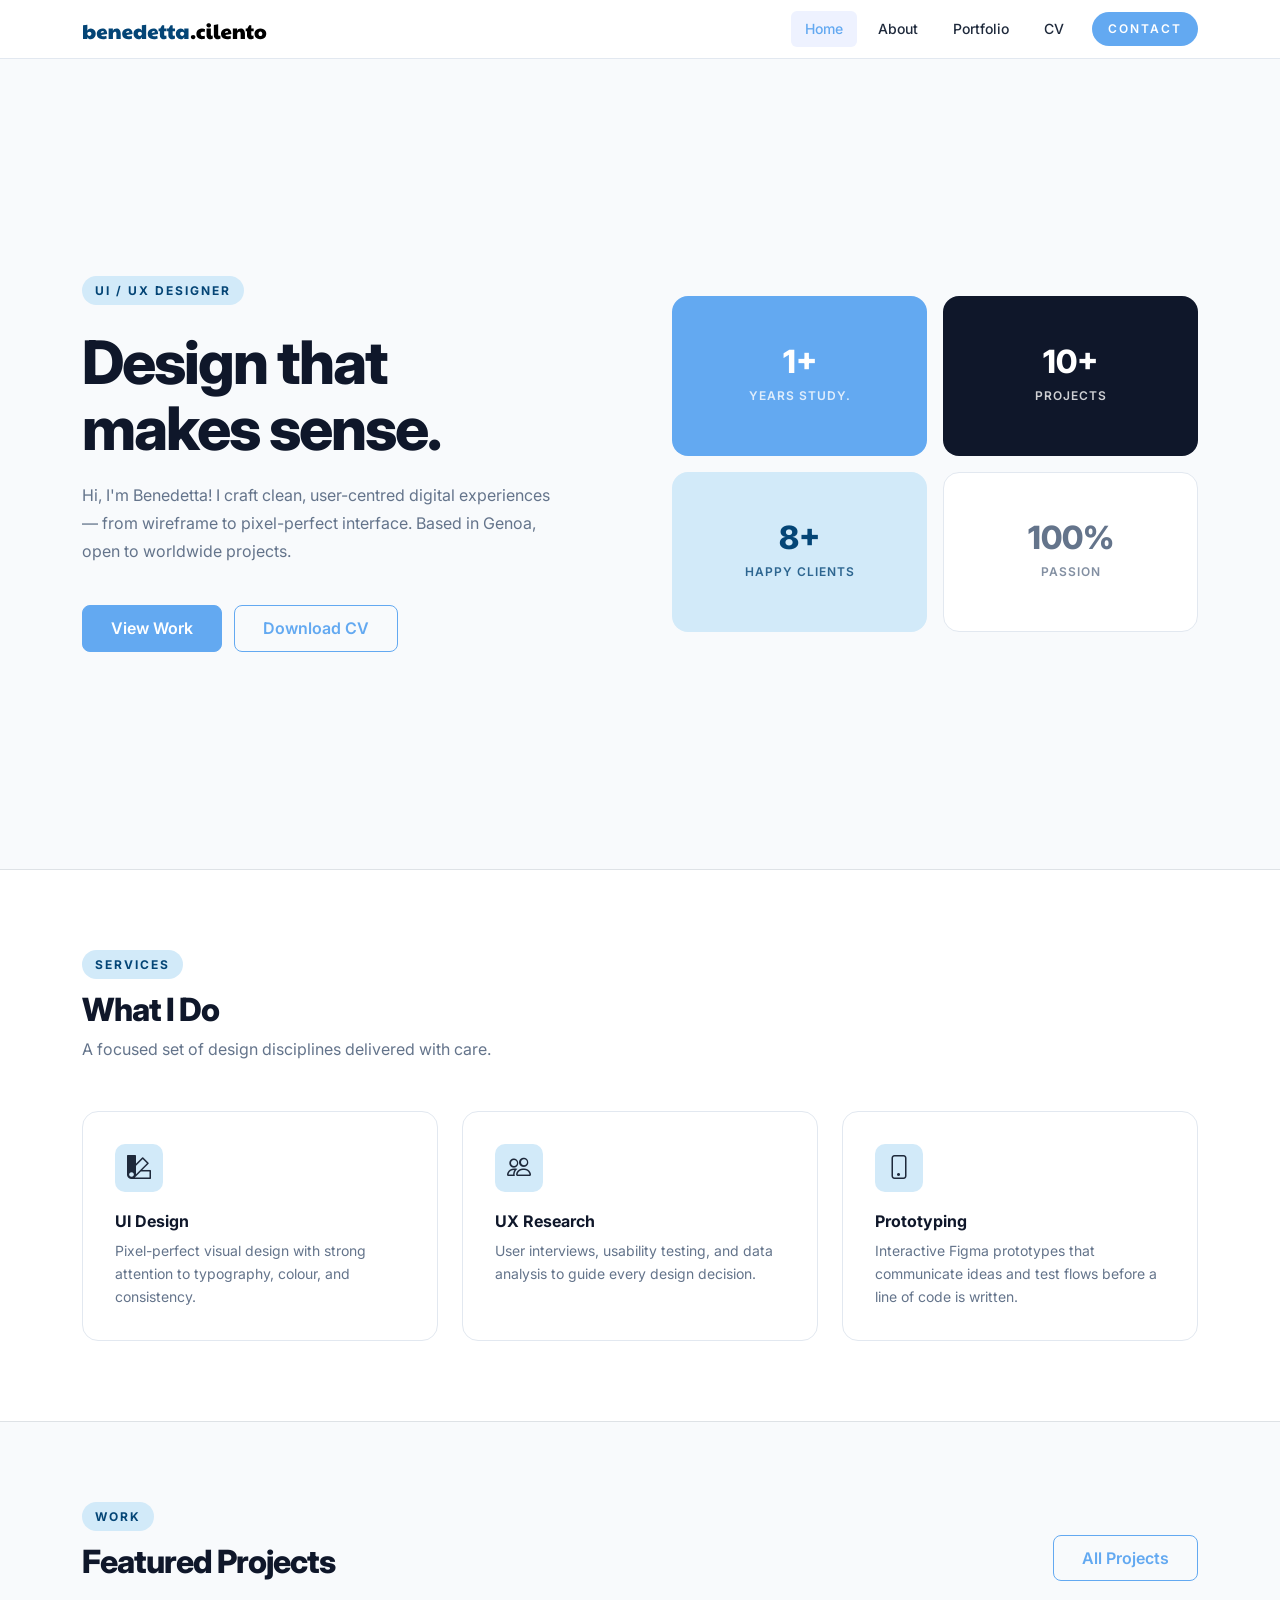
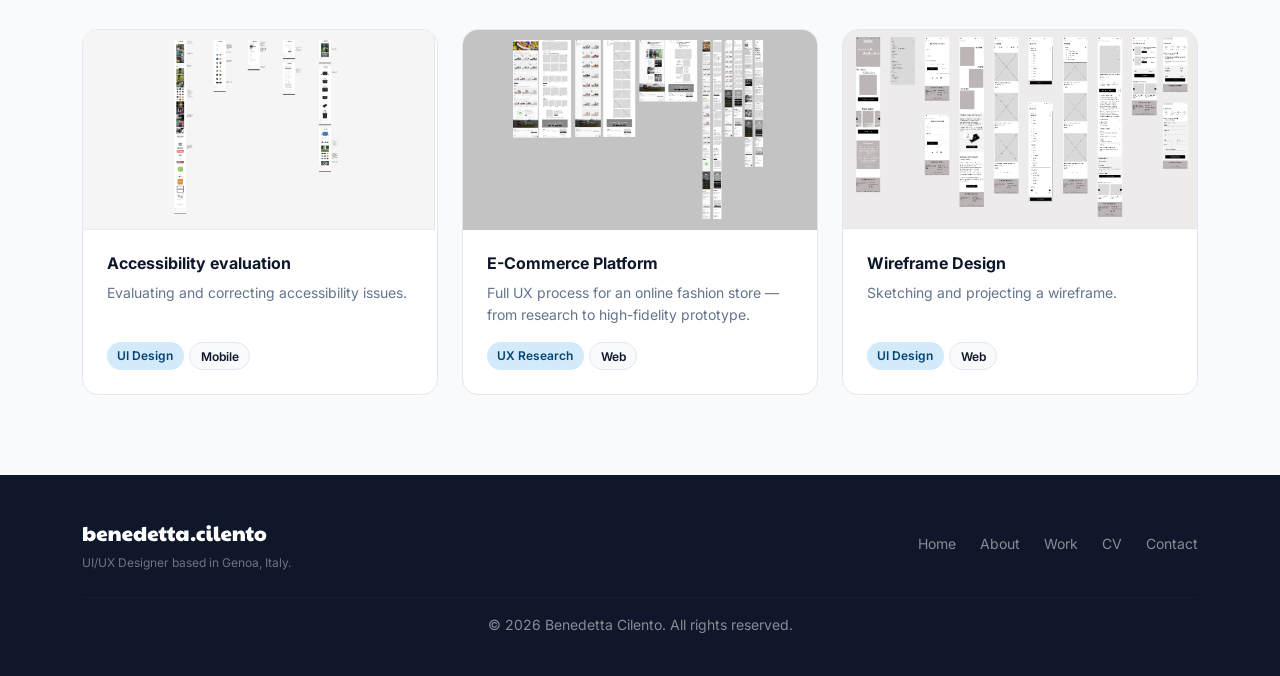
<file: index.html>
<!DOCTYPE html>
<html lang="en">
<head>
    <meta charset="UTF-8">
    <meta name="viewport" content="width=device-width, initial-scale=1.0">
    <title>Portfolio — UI/UX Designer</title>
    <link rel="icon" type="image/svg+xml" href="favicon.svg">
    <link rel="preconnect" href="https://fonts.googleapis.com">
    <link href="https://fonts.googleapis.com/css2?family=Inter:wght@400;500;600;700;800&display=swap" rel="stylesheet">
    <link href="https://cdn.jsdelivr.net/npm/bootstrap@5.3.0/dist/css/bootstrap.min.css" rel="stylesheet">
    <link rel="stylesheet" href="https://cdn.jsdelivr.net/npm/bootstrap-icons@1.11.0/font/bootstrap-icons.css">
    <link rel="stylesheet" href="styles.css">
</head>
<body>

    <nav class="navbar navbar-expand-lg sticky-top">
        <div class="container">
            <a class="navbar-brand" href="index.html">
                <img src="imgs/Logo.svg" alt="Logo" style="width: 185px;">
            </a>
            <button class="navbar-toggler border-0" type="button" data-bs-toggle="collapse" data-bs-target="#navbarNav" aria-controls="navbarNav" aria-expanded="false" aria-label="Toggle navigation">
                <span class="navbar-toggler-icon"></span>
            </button>
            <div class="collapse navbar-collapse" id="navbarNav">
                <ul class="navbar-nav ms-auto align-items-lg-center gap-1">
                    <li class="nav-item"><a class="nav-link active" href="index.html">Home</a></li>
                    <li class="nav-item"><a class="nav-link" href="about.html">About</a></li>
                    <li class="nav-item"><a class="nav-link" href="portfolio.html">Portfolio</a></li>
                    <li class="nav-item"><a class="nav-link" href="cv.html">CV</a></li>
                    <li class="nav-item ms-lg-2">
                        <a class="btn-nav" href="contact.html">Contact</a>
                    </li>
                </ul>
            </div>
        </div>
    </nav>

    <section class="hero-section">
        <div class="container">
            <div class="hero-inner">
                <div>
                    <span class="hero-label">UI / UX Designer</span>
                    <h1>Design that<br>makes sense.</h1>
                    <p class="hero-desc">
                        Hi, I'm Benedetta! I craft clean, user-centred digital experiences — from wireframe 
                        to pixel-perfect interface. Based in Genoa, open to worldwide projects.
                    </p>
                    <div class="hero-btns">
                        <a href="portfolio.html" class="btn btn-primary">View Work</a>
                        <a href="cv.html" class="btn btn-outline-primary">Download CV</a>
                    </div>
                </div>

                <div class="hero-visual">
                    <div class="vis-card">
                        <span class="vis-number">1+</span>
                        <span class="vis-label">Years Study.</span>
                    </div>
                    <div class="vis-card">
                        <span class="vis-number">10+</span>
                        <span class="vis-label">Projects</span>
                    </div>
                    <div class="vis-card">
                        <span class="vis-number">8+</span>
                        <span class="vis-label">Happy Clients</span>
                    </div>
                    <div class="vis-card">
                        <span class="vis-number">100%</span>
                        <span class="vis-label">Passion</span>
                    </div>
                </div>
            </div>
        </div>
    </section>

    <section class="section-pad border-top">
        <div class="container">
            <div class="mb-5">
                <span class="section-label">Services</span>
                <h2 class="section-title">What I Do</h2>
                <p class="section-desc">A focused set of design disciplines delivered with care.</p>
            </div>
            <div class="services-grid">
                <div class="service-card">
                    <div class="service-icon"><i class="bi bi-palette2"></i></div>
                    <h4>UI Design</h4>
                    <p>Pixel-perfect visual design with strong attention to typography, colour, and consistency.</p>
                </div>
                <div class="service-card">
                    <div class="service-icon"><i class="bi bi-people"></i></div>
                    <h4>UX Research</h4>
                    <p>User interviews, usability testing, and data analysis to guide every design decision.</p>
                </div>
                <div class="service-card">
                    <div class="service-icon"><i class="bi bi-phone"></i></div>
                    <h4>Prototyping</h4>
                    <p>Interactive Figma prototypes that communicate ideas and test flows before a line of code is written.</p>
                </div>
            </div>
        </div>
    </section>

    <section class="section-pad border-top" style="background:#f8fafc">
        <div class="container">
            <div class="d-flex justify-content-between align-items-end mb-5">
                <div>
                    <span class="section-label">Work</span>
                    <h2 class="section-title mb-0">Featured Projects</h2>
                </div>
                <a href="portfolio.html" class="btn btn-outline-primary">All Projects</a>
            </div>
            <div class="projects-grid">
                <div class="project-card">
                    <div class="project-thumb" style="background:#e0e7ff">
                        <img src="imgs/Accessibilita.png" alt="Project 1" style="width:100%; height:100%; object-fit:cover;">
                    </div>
                    <div class="card-body">
                        <h4 class="card-title">Accessibility evaluation</h4>
                        <p class="card-text">Evaluating and correcting accessibility issues.</p>
                        <div class="card-tags">
                            <span class="tag">UI Design</span>
                            <span class="tag tag-dark">Mobile</span>
                        </div>
                    </div>
                </div>
                <div class="project-card">
                    <div class="project-thumb" style="background:#fef3e8">
                        <img src="imgs/E-commerce.png" alt="Project 2" style="width:100%; height:100%; object-fit:cover;">
                    </div>
                    <div class="card-body">
                        <h4 class="card-title">E-Commerce Platform</h4>
                        <p class="card-text">Full UX process for an online fashion store — from research to high-fidelity prototype.</p>
                        <div class="card-tags">
                            <span class="tag">UX Research</span>
                            <span class="tag tag-dark">Web</span>
                        </div>
                    </div>
                </div>
                <div class="project-card">
                    <div class="project-thumb" style="background:#f0fdf4">
                        <img src="imgs/Wireframing.png" alt="Project 3" style="width:100%; height:100%; object-fit:cover;">
                    </div>
                    <div class="card-body">
                        <h4 class="card-title">Wireframe Design</h4>
                        <p class="card-text">Sketching and projecting a wireframe.</p>
                        <div class="card-tags">
                            <span class="tag">UI Design</span>
                            <span class="tag tag-dark">Web</span>
                        </div>
                    </div>
                </div>
            </div>
        </div>
    </section>

    <footer>
        <div class="container">
            <div class="row align-items-center">
                <div class="col-sm-6">
                    <span class="footer-brand">
                        <img src="imgs/Logo-white.svg" alt="Logo" style="width: 185px;">
                    </span>
                    <p class="footer-desc">UI/UX Designer based in Genoa, Italy.</p>
                </div>
                <div class="col-sm-6">
                    <div class="footer-links">
                        <a href="index.html">Home</a>
                        <a href="about.html">About</a>
                        <a href="portfolio.html">Work</a>
                        <a href="cv.html">CV</a>
                        <a href="contact.html">Contact</a>
                    </div>
                </div>
            </div>
            <hr style="border-color: rgba(255,255,255,0.1); margin: 1.5rem 0 1rem;">
            <p style="font-size:0.875rem; text-align:center; margin:0;">&copy; 2026 Benedetta Cilento. All rights reserved.</p>
        </div>
    </footer>

    <script src="https://cdn.jsdelivr.net/npm/bootstrap@5.3.0/dist/js/bootstrap.bundle.min.js"></script>
</body>
</html>
</file>
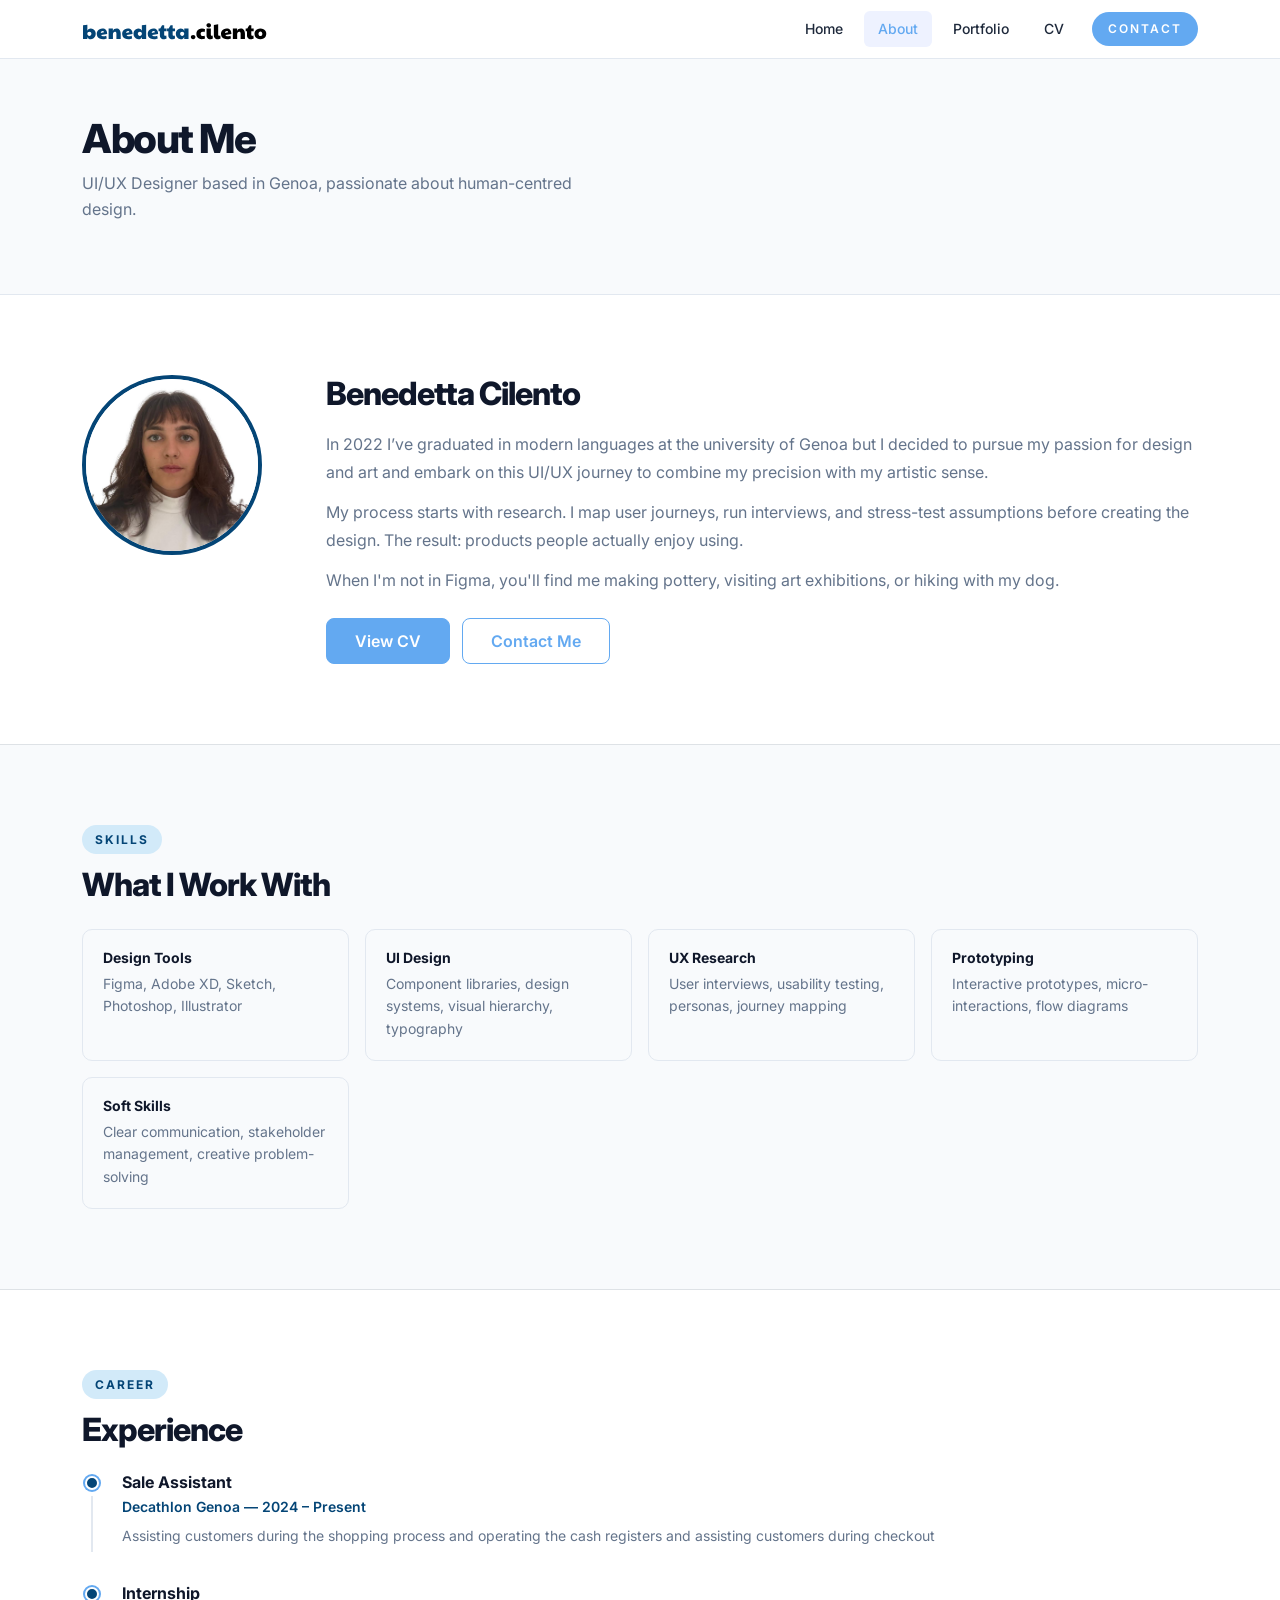
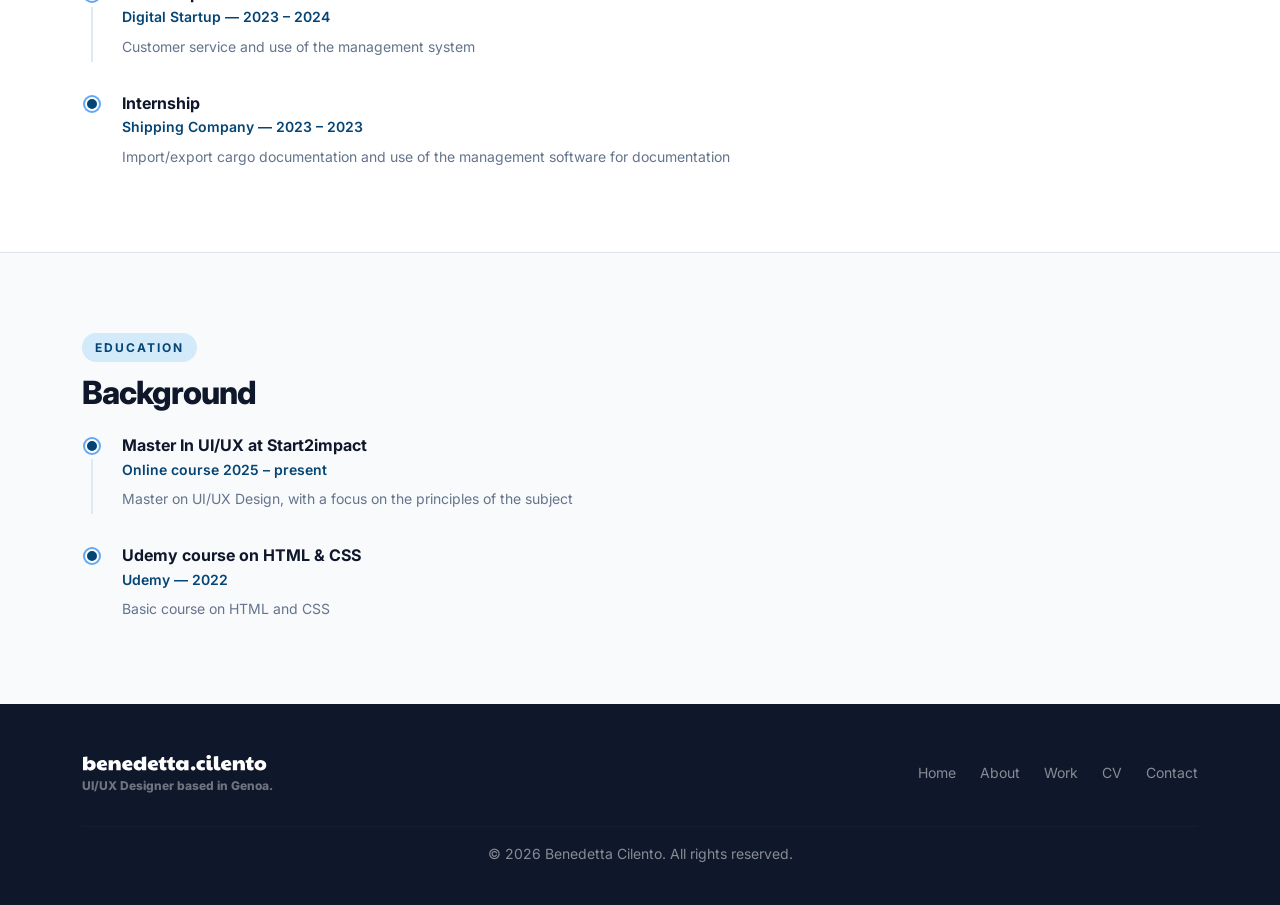
<file: about.html>
<!DOCTYPE html>
<html lang="en">

<head>
    <meta charset="UTF-8">
    <meta name="viewport" content="width=device-width, initial-scale=1.0">
    <title>About — Benedetta Cilento</title>
    <link rel="icon" type="image/svg+xml" href="favicon.svg">
    <link rel="preconnect" href="https://fonts.googleapis.com">
    <link href="https://fonts.googleapis.com/css2?family=Inter:wght@400;500;600;700;800&display=swap" rel="stylesheet">
    <link href="https://cdn.jsdelivr.net/npm/bootstrap@5.3.0/dist/css/bootstrap.min.css" rel="stylesheet">
    <link rel="stylesheet" href="https://cdn.jsdelivr.net/npm/bootstrap-icons@1.11.0/font/bootstrap-icons.css">
    <link rel="stylesheet" href="styles.css">
</head>

<body>

    <nav class="navbar navbar-expand-lg sticky-top">
        <div class="container">
            <a class="navbar-brand" href="index.html">
                <img src="imgs/Logo.svg" alt="Logo" style="width: 185px;">
            </a>
            <button class="navbar-toggler border-0" type="button" data-bs-toggle="collapse" data-bs-target="#navbarNav"
                aria-controls="navbarNav" aria-expanded="false" aria-label="Toggle navigation">
                <span class="navbar-toggler-icon"></span>
            </button>
            <div class="collapse navbar-collapse" id="navbarNav">
                <ul class="navbar-nav ms-auto align-items-lg-center gap-1">
                    <li class="nav-item"><a class="nav-link" href="index.html">Home</a></li>
                    <li class="nav-item"><a class="nav-link active" href="about.html">About</a></li>
                    <li class="nav-item"><a class="nav-link" href="portfolio.html">Portfolio</a></li>
                    <li class="nav-item"><a class="nav-link" href="cv.html">CV</a></li>
                    <li class="nav-item ms-lg-2">
                        <a class="btn-nav" href="contact.html">Contact</a>
                    </li>
                </ul>
            </div>
        </div>
    </nav>

    <div class="page-header">
        <div class="container">
            <h1>About Me</h1>
            <p>UI/UX Designer based in Genoa, passionate about human-centred design.</p>
        </div>
    </div>

    <section class="section-pad border-bottom">
        <div class="container">
            <div class="about-flex">
                <div class="about-photo">
                    <img src="imgs/49400.JPG" alt="Benedetta Cilento">
                </div>
                <div class="about-bio">
                    <h2>Benedetta Cilento</h2>
                    <p>
                        In 2022 I’ve graduated in modern languages at the university of Genoa but I decided to pursue my
                        passion for design and art and embark on this UI/UX journey to combine my precision with my
                        artistic sense.
                    </p>
                    <p>
                        My process starts with research. I map user journeys, run interviews, and stress-test
                        assumptions before creating the design. The result: products people actually enjoy using.
                    </p>
                    <p>
                        When I'm not in Figma, you'll find me making pottery,
                        visiting art exhibitions, or hiking with my dog.
                    </p>
                    <div style="margin-top:1.5rem">
                        <a href="cv.html" class="btn btn-primary me-2">View CV</a>
                        <a href="contact.html" class="btn btn-outline-primary">Contact Me</a>
                    </div>
                </div>
            </div>
        </div>
    </section>

    <section class="section-pad border-bottom" style="background:#f8fafc">
        <div class="container">
            <div class="mb-4">
                <span class="section-label">Skills</span>
                <h2 class="section-title">What I Work With</h2>
            </div>
            <div class="skills-grid">
                <div class="skill-card">
                    <h4>Design Tools</h4>
                    <p>Figma, Adobe XD, Sketch, Photoshop, Illustrator</p>
                </div>
                <div class="skill-card">
                    <h4>UI Design</h4>
                    <p>Component libraries, design systems, visual hierarchy, typography</p>
                </div>
                <div class="skill-card">
                    <h4>UX Research</h4>
                    <p>User interviews, usability testing, personas, journey mapping</p>
                </div>
                <div class="skill-card">
                    <h4>Prototyping</h4>
                    <p>Interactive prototypes, micro-interactions, flow diagrams</p>
                </div>

                <div class="skill-card">
                    <h4>Soft Skills</h4>
                    <p>Clear communication, stakeholder management, creative problem-solving</p>
                </div>
            </div>
        </div>
    </section>

    <section class="section-pad border-bottom">
        <div class="container">
            <div class="mb-4">
                <span class="section-label">Career</span>
                <h2 class="section-title">Experience</h2>
            </div>
            <div class="timeline">
                <div class="timeline-item">
                    <div class="tl-line">
                        <div class="dot"></div>
                        <div class="line"></div>
                    </div>
                    <div class="tl-content">
                        <h4>Sale Assistant</h4>
                        <p class="tl-meta">Decathlon Genoa &mdash; 2024 &ndash; Present</p>
                        <p>Assisting customers during the shopping process and operating the cash registers and
                            assisting customers during checkout</p>
                    </div>
                </div>
                <div class="timeline-item">
                    <div class="tl-line">
                        <div class="dot"></div>
                        <div class="line"></div>
                    </div>
                    <div class="tl-content">
                        <h4>Internship</h4>
                        <p class="tl-meta">Digital Startup &mdash; 2023 &ndash; 2024</p>
                        <p>Customer service and use of the management system</p>
                    </div>
                </div>
                <div class="timeline-item">
                    <div class="tl-line">
                        <div class="dot"></div>
                        <div class="line"></div>
                    </div>
                    <div class="tl-content">
                        <h4>Internship</h4>
                        <p class="tl-meta">Shipping Company &mdash; 2023 &ndash; 2023</p>
                        <p>Import/export cargo documentation and use of the management software for documentation</p>
                    </div>
                </div>
            </div>
        </div>
    </section>

    <section class="section-pad" style="background:#f8fafc">
        <div class="container">
            <div class="mb-4">
                <span class="section-label">Education</span>
                <h2 class="section-title">Background</h2>
            </div>
            <div class="timeline">
                <div class="timeline-item">
                    <div class="tl-line" style="--tl-color:#e2e8f0">
                        <div class="dot" style="background:#044576; box-shadow:0 0 0 2px #63a9f1"></div>
                        <div class="line"></div>
                    </div>

                    <div class="tl-content">
                        <h4>Master In UI/UX at Start2impact</h4>
                        <p class="tl-meta" style="color:#044576">Online course 2025 &ndash; present</p>
                        <p>Master on UI/UX Design, with a focus on the principles of the subject</p>
                    </div>
                </div>
                <div class="timeline-item">
                    <div class="tl-line">
                        <div class="dot" style="background:#044576; box-shadow:0 0 0 2px #63a9f1"></div>
                        <div class="line"></div>
                    </div>
                    <div class="tl-content">
                        <h4>Udemy course on HTML & CSS</h4>
                        <p class="tl-meta" style="color:#044576">Udemy &mdash; 2022</p>
                        <p>Basic course on HTML and CSS</p>
                    </div>
                </div>
            </div>
        </div>
    </section>

    <footer>
        <div class="container">
            <div class="row align-items-center">
                <div class="col-sm-6">
                    <span class="footer-brand">
                        <img src="imgs/Logo-white.svg" alt="Logo" style="width: 185px;">

                        <p class="footer-desc">UI/UX Designer based in Genoa.</p>
                </div>
                <div class="col-sm-6">
                    <div class="footer-links">
                        <a href="index.html">Home</a>
                        <a href="about.html">About</a>
                        <a href="portfolio.html">Work</a>
                        <a href="cv.html">CV</a>
                        <a href="contact.html">Contact</a>
                    </div>
                </div>
            </div>
            <hr style="border-color: rgba(255,255,255,0.1); margin: 1.5rem 0 1rem;">
            <p style="font-size:0.875rem; text-align:center; margin:0;">&copy; 2026 Benedetta Cilento. All rights
                reserved.</p>
        </div>
    </footer>

    <script src="https://cdn.jsdelivr.net/npm/bootstrap@5.3.0/dist/js/bootstrap.bundle.min.js"></script>
</body>

</html>
</file>
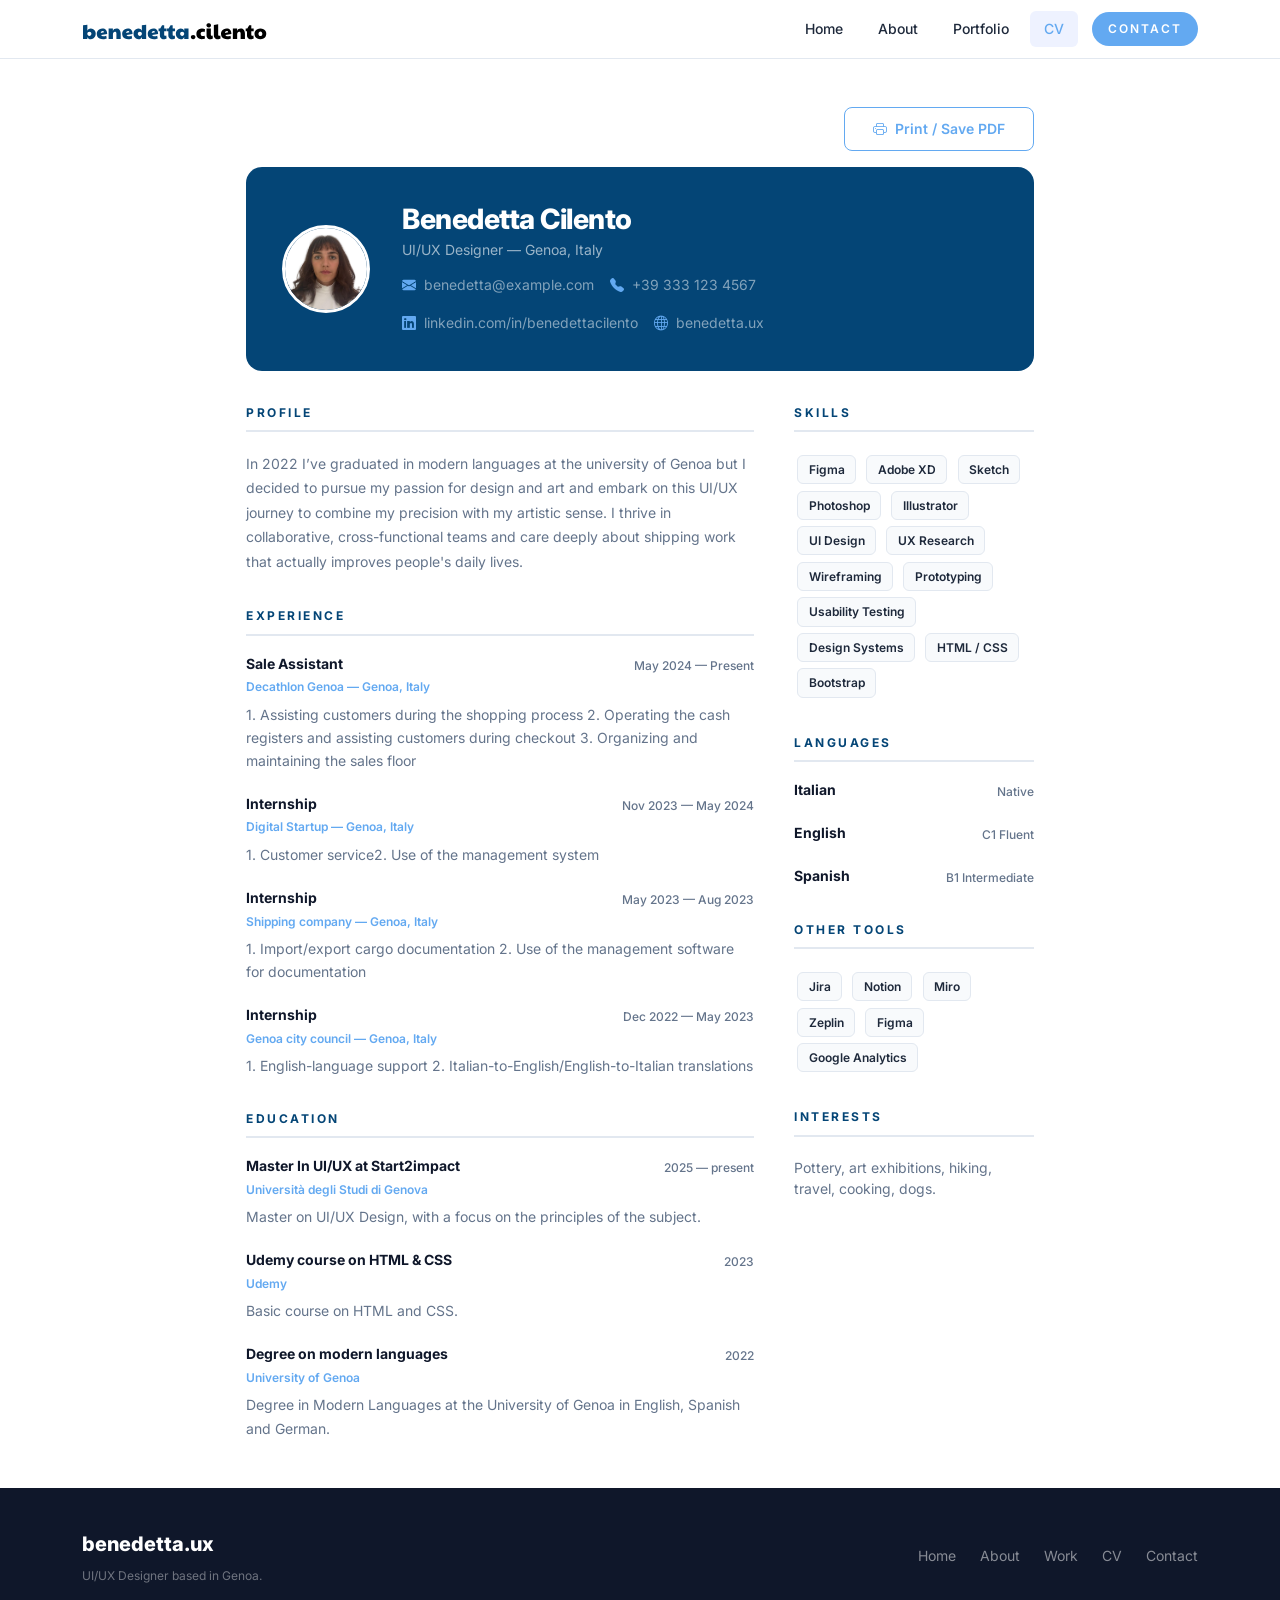
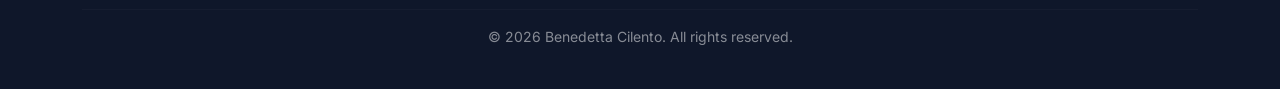
<file: cv.html>
<!doctype html>
<html lang="en">
  <head>
    <meta charset="UTF-8" />
    <meta name="viewport" content="width=device-width, initial-scale=1.0" />
    <title>CV &mdash; Benedetta Cilento</title>
    <link rel="icon" type="image/svg+xml" href="favicon.svg" />
    <link rel="preconnect" href="https://fonts.googleapis.com" />
    <link
      href="https://fonts.googleapis.com/css2?family=Inter:wght@400;500;600;700;800&display=swap"
      rel="stylesheet"
    />
    <link
      href="https://cdn.jsdelivr.net/npm/bootstrap@5.3.0/dist/css/bootstrap.min.css"
      rel="stylesheet"
    />
    <link
      rel="stylesheet"
      href="https://cdn.jsdelivr.net/npm/bootstrap-icons@1.11.0/font/bootstrap-icons.css"
    />
    <link rel="stylesheet" href="styles.css" />
  </head>

  <body>
    <nav class="navbar navbar-expand-lg sticky-top">
      <div class="container">
        <a class="navbar-brand" href="index.html">
          <img src="imgs/Logo.svg" alt="Logo" style="width: 185px" />
        </a>
        <button
          class="navbar-toggler border-0"
          type="button"
          data-bs-toggle="collapse"
          data-bs-target="#navbarNav"
          aria-controls="navbarNav"
          aria-expanded="false"
          aria-label="Toggle navigation"
        >
          <span class="navbar-toggler-icon"></span>
        </button>
        <div class="collapse navbar-collapse" id="navbarNav">
          <ul class="navbar-nav ms-auto align-items-lg-center gap-1">
            <li class="nav-item">
              <a class="nav-link" href="index.html">Home</a>
            </li>
            <li class="nav-item">
              <a class="nav-link" href="about.html">About</a>
            </li>
            <li class="nav-item">
              <a class="nav-link" href="portfolio.html">Portfolio</a>
            </li>
            <li class="nav-item">
              <a class="nav-link active" href="cv.html">CV</a>
            </li>
            <li class="nav-item ms-lg-2">
              <a class="btn-nav" href="contact.html">Contact</a>
            </li>
          </ul>
        </div>
      </div>
    </nav>

    <div class="cv-wrapper">
      <div class="cv-print-btn d-flex justify-content-end mb-3">
        <button onclick="window.print()" class="btn btn-outline-primary btn-sm">
          <i class="bi bi-printer me-1"></i> Print / Save PDF
        </button>
      </div>

      <div class="cv-header">
        <div class="cv-avatar">
          <img src="imgs/49400.JPG" alt="Benedetta Cilento" />
        </div>
        <div>
          <h1>Benedetta Cilento</h1>
          <p class="cv-role">UI/UX Designer &mdash; Genoa, Italy</p>
          <div class="cv-contacts">
            <span
              ><i class="bi bi-envelope-fill"></i> benedetta@example.com</span
            >
            <span><i class="bi bi-telephone-fill"></i> +39 333 123 4567</span>
            <span
              ><i class="bi bi-linkedin"></i>
              linkedin.com/in/benedettacilento</span
            >
            <span><i class="bi bi-globe"></i> benedetta.ux</span>
          </div>
        </div>
      </div>

      <div class="cv-body">
        <div>
          <div class="cv-section">
            <p class="cv-section-title">Profile</p>
            <p style="font-size: 0.875rem; color: #64748b; line-height: 1.75">
              In 2022 I’ve graduated in modern languages at the university of
              Genoa but I decided to pursue my passion for design and art and
              embark on this UI/UX journey to combine my precision with my
              artistic sense. I thrive in collaborative, cross-functional teams
              and care deeply about shipping work that actually improves
              people's daily lives.
            </p>
          </div>

          <div class="cv-section">
            <p class="cv-section-title">Experience</p>

            <div class="cv-item">
              <div class="cv-item-header">
                <h4>Sale Assistant</h4>
                <span class="cv-date">May 2024 &mdash; Present</span>
              </div>
              <p class="cv-company">Decathlon Genoa &mdash; Genoa, Italy</p>
              <p>
                1. Assisting customers during the shopping process 2. Operating
                the cash registers and assisting customers during checkout 3.
                Organizing and maintaining the sales floor
              </p>
            </div>

            <div class="cv-item">
              <div class="cv-item-header">
                <h4>Internship</h4>
                <span class="cv-date">Nov 2023 &mdash; May 2024</span>
              </div>
              <p class="cv-company">Digital Startup &mdash; Genoa, Italy</p>
              <p>1. Customer service2. Use of the management system</p>
            </div>

            <div class="cv-item">
              <div class="cv-item-header">
                <h4>Internship</h4>
                <span class="cv-date">May 2023 &mdash; Aug 2023</span>
              </div>
              <p class="cv-company">Shipping company &mdash; Genoa, Italy</p>
              <p>
                1. Import/export cargo documentation 2. Use of the management
                software for documentation
              </p>
            </div>
            <div class="cv-item">
              <div class="cv-item-header">
                <h4>Internship</h4>
                <span class="cv-date">Dec 2022 &mdash; May 2023</span>
              </div>
              <p class="cv-company">Genoa city council &mdash; Genoa, Italy</p>
              <p>
                1. English-language support 2.
                Italian-to-English/English-to-Italian translations
              </p>
            </div>
          </div>

          <div class="cv-section">
            <p class="cv-section-title">Education</p>

            <div class="cv-item">
              <div class="cv-item-header">
                <h4>Master In UI/UX at Start2impact</h4>
                <span class="cv-date">2025 &mdash; present</span>
              </div>
              <p class="cv-company">Università degli Studi di Genova</p>
              <p>
                Master on UI/UX Design, with a focus on the principles of the
                subject.
              </p>
            </div>

            <div class="cv-item">
              <div class="cv-item-header">
                <h4>Udemy course on HTML & CSS</h4>
                <span class="cv-date">2023</span>
              </div>
              <p class="cv-company">Udemy</p>
              <p>Basic course on HTML and CSS.</p>
            </div>
            <div class="cv-item">
              <div class="cv-item-header">
                <h4>Degree on modern languages</h4>
                <span class="cv-date">2022</span>
              </div>
              <p class="cv-company">University of Genoa</p>
              <p>
                Degree in Modern Languages at the University of Genoa in
                English, Spanish and German.
              </p>
            </div>
          </div>
        </div>

        <div>
          <div class="cv-section">
            <p class="cv-section-title">Skills</p>
            <div>
              <span class="cv-skill-tag">Figma</span>
              <span class="cv-skill-tag">Adobe XD</span>
              <span class="cv-skill-tag">Sketch</span>
              <span class="cv-skill-tag">Photoshop</span>
              <span class="cv-skill-tag">Illustrator</span>
              <span class="cv-skill-tag">UI Design</span>
              <span class="cv-skill-tag">UX Research</span>
              <span class="cv-skill-tag">Wireframing</span>
              <span class="cv-skill-tag">Prototyping</span>
              <span class="cv-skill-tag">Usability Testing</span>
              <span class="cv-skill-tag">Design Systems</span>
              <span class="cv-skill-tag">HTML / CSS</span>
              <span class="cv-skill-tag">Bootstrap</span>
            </div>
          </div>

          <div class="cv-section">
            <p class="cv-section-title">Languages</p>
            <div class="cv-item">
              <div class="cv-item-header">
                <h4>Italian</h4>
                <span class="cv-date">Native</span>
              </div>
            </div>
            <div class="cv-item">
              <div class="cv-item-header">
                <h4>English</h4>
                <span class="cv-date">C1 Fluent</span>
              </div>
            </div>
            <div class="cv-item">
              <div class="cv-item-header">
                <h4>Spanish</h4>
                <span class="cv-date">B1 Intermediate</span>
              </div>
            </div>
          </div>

          <div class="cv-section">
            <p class="cv-section-title">Other Tools</p>
            <div>
              <span class="cv-skill-tag">Jira</span>
              <span class="cv-skill-tag">Notion</span>
              <span class="cv-skill-tag">Miro</span>
              <span class="cv-skill-tag">Zeplin</span>
              <span class="cv-skill-tag">Figma</span>
              <span class="cv-skill-tag">Google Analytics</span>
            </div>
          </div>

          <div class="cv-section">
            <p class="cv-section-title">Interests</p>
            <p style="font-size: 0.875rem; color: #64748b; line-height: 1.5">
              Pottery, art exhibitions, hiking, travel, cooking, dogs.
            </p>
          </div>
        </div>
      </div>
    </div>

    <footer>
      <div class="container">
        <div class="row align-items-center">
          <div class="col-sm-6">
            <span class="footer-brand">benedetta.ux</span>
            <p class="footer-desc">UI/UX Designer based in Genoa.</p>
          </div>
          <div class="col-sm-6">
            <div class="footer-links">
              <a href="index.html">Home</a>
              <a href="about.html">About</a>
              <a href="portfolio.html">Work</a>
              <a href="cv.html">CV</a>
              <a href="contact.html">Contact</a>
            </div>
          </div>
        </div>
        <hr
          style="border-color: rgba(255, 255, 255, 0.1); margin: 1.5rem 0 1rem"
        />
        <p style="font-size: 0.875rem; text-align: center; margin: 0">
          &copy; 2026 Benedetta Cilento. All rights reserved.
        </p>
      </div>
    </footer>

    <script src="https://cdn.jsdelivr.net/npm/bootstrap@5.3.0/dist/js/bootstrap.bundle.min.js"></script>
  </body>
</html>
</file>
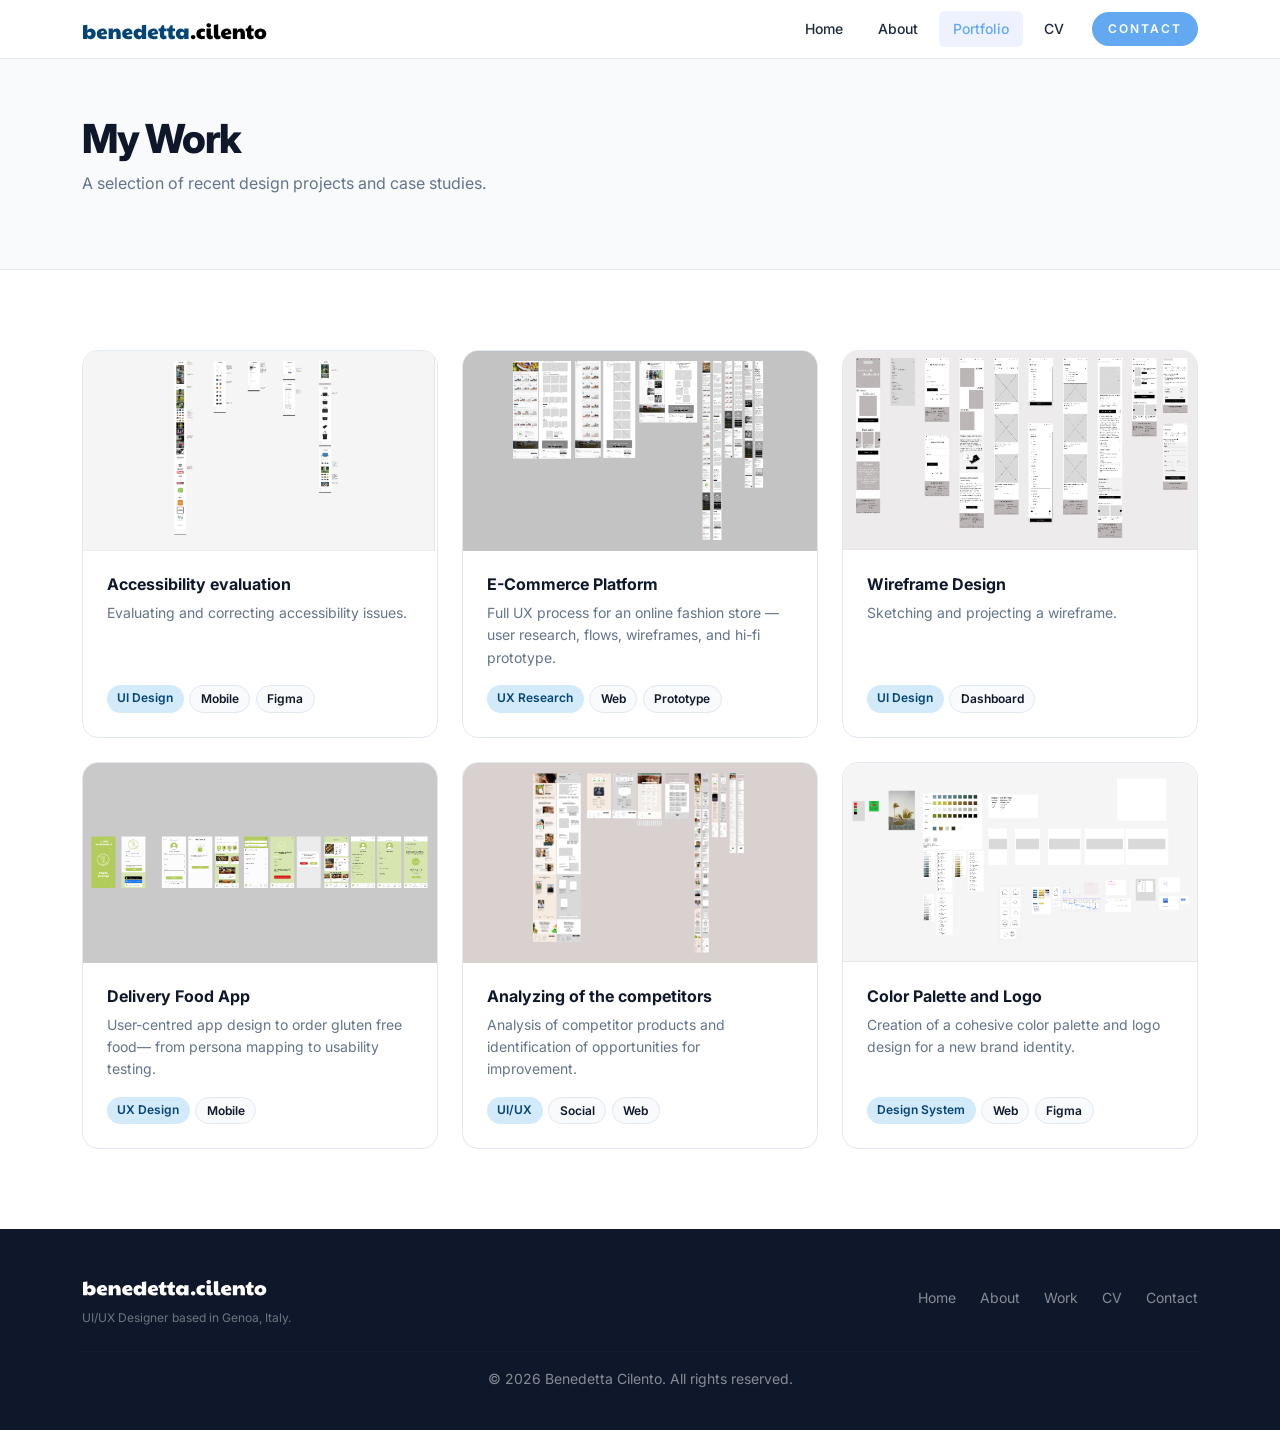
<file: portfolio.html>
<!doctype html>
<html lang="en">
  <head>
    <meta charset="UTF-8" />
    <meta name="viewport" content="width=device-width, initial-scale=1.0" />
    <title>Portfolio — Benedetta Cilento</title>
    <link rel="icon" type="image/svg+xml" href="favicon.svg" />
    <link rel="preconnect" href="https://fonts.googleapis.com" />
    <link
      href="https://fonts.googleapis.com/css2?family=Inter:wght@400;500;600;700;800&display=swap"
      rel="stylesheet"
    />
    <link
      href="https://cdn.jsdelivr.net/npm/bootstrap@5.3.0/dist/css/bootstrap.min.css"
      rel="stylesheet"
    />
    <link
      rel="stylesheet"
      href="https://cdn.jsdelivr.net/npm/bootstrap-icons@1.11.0/font/bootstrap-icons.css"
    />
    <link rel="stylesheet" href="styles.css" />
  </head>

  <body>
    <nav class="navbar navbar-expand-lg sticky-top">
      <div class="container">
        <a class="navbar-brand" href="index.html">
          <img src="imgs/Logo.svg" alt="Logo" style="width: 185px" />
        </a>
        <button
          class="navbar-toggler border-0"
          type="button"
          data-bs-toggle="collapse"
          data-bs-target="#navbarNav"
          aria-controls="navbarNav"
          aria-expanded="false"
          aria-label="Toggle navigation"
        >
          <span class="navbar-toggler-icon"></span>
        </button>
        <div class="collapse navbar-collapse" id="navbarNav">
          <ul class="navbar-nav ms-auto align-items-lg-center gap-1">
            <li class="nav-item">
              <a class="nav-link" href="index.html">Home</a>
            </li>
            <li class="nav-item">
              <a class="nav-link" href="about.html">About</a>
            </li>
            <li class="nav-item">
              <a class="nav-link active" href="portfolio.html">Portfolio</a>
            </li>
            <li class="nav-item"><a class="nav-link" href="cv.html">CV</a></li>
            <li class="nav-item ms-lg-2">
              <a class="btn-nav" href="contact.html">Contact</a>
            </li>
          </ul>
        </div>
      </div>
    </nav>

    <div class="page-header">
      <div class="container">
        <h1>My Work</h1>
        <p>A selection of recent design projects and case studies.</p>
      </div>
    </div>

    <section class="section-pad">
      <div class="container">
        <div class="projects-grid">
          <div class="project-card">
            <div class="project-thumb" style="background: #e0e7ff">
              <img
                src="imgs/Accessibilita.png"
                alt="Project 1"
                style="width: 100%; height: 100%; object-fit: cover"
              />
            </div>
            <div class="card-body">
              <h4 class="card-title">Accessibility evaluation</h4>
              <p class="card-text">
                Evaluating and correcting accessibility issues.
              </p>
              <div class="card-tags">
                <span class="tag">UI Design</span>
                <span class="tag tag-dark">Mobile</span>
                <span class="tag tag-dark">Figma</span>
              </div>
            </div>
          </div>

          <div class="project-card">
            <div class="project-thumb" style="background: #fef3e8">
              <img
                src="imgs/E-commerce.png"
                alt="Project 2"
                style="width: 100%; height: 100%; object-fit: cover"
              />
            </div>
            <div class="card-body">
              <h4 class="card-title">E-Commerce Platform</h4>
              <p class="card-text">
                Full UX process for an online fashion store — user research,
                flows, wireframes, and hi-fi prototype.
              </p>
              <div class="card-tags">
                <span class="tag">UX Research</span>
                <span class="tag tag-dark">Web</span>
                <span class="tag tag-dark">Prototype</span>
              </div>
            </div>
          </div>

          <div class="project-card">
            <div class="project-thumb" style="background: #f0fdf4">
              <img
                src="imgs/Wireframing.png"
                alt="Project 3"
                style="width: 100%; height: 100%; object-fit: cover"
              />
            </div>
            <div class="card-body">
              <h4 class="card-title">Wireframe Design</h4>
              <p class="card-text">Sketching and projecting a wireframe.</p>
              <div class="card-tags">
                <span class="tag">UI Design</span>
                <span class="tag tag-dark">Dashboard</span>
              </div>
            </div>
          </div>

          <div class="project-card">
            <div class="project-thumb" style="background: #fdf4ff">
              <img
                src="imgs/App gluten free.png"
                alt="Project 4"
                style="width: 100%; height: 100%; object-fit: cover"
              />
            </div>
            <div class="card-body">
              <h4 class="card-title">Delivery Food App</h4>
              <p class="card-text">
                User-centred app design to order gluten free food— from persona
                mapping to usability testing.
              </p>
              <div class="card-tags">
                <span class="tag">UX Design</span>
                <span class="tag tag-dark">Mobile</span>
              </div>
            </div>
          </div>

          <div class="project-card">
            <div class="project-thumb" style="background: #fff1f2">
              <img
                src="imgs/Competitors.png"
                alt="Project 5"
                style="width: 100%; height: 100%; object-fit: cover"
              />
            </div>
            <div class="card-body">
              <h4 class="card-title">Analyzing of the competitors</h4>
              <p class="card-text">
                Analysis of competitor products and identification of
                opportunities for improvement.
              </p>
              <div class="card-tags">
                <span class="tag">UI/UX</span>
                <span class="tag tag-dark">Social</span>
                <span class="tag tag-dark">Web</span>
              </div>
            </div>
          </div>

          <div class="project-card">
            <div class="project-thumb" style="background: #f0f9ff">
              <img
                src="imgs/Color Palette.png"
                alt="Project 6"
                style="width: 100%; height: 100%; object-fit: cover"
              />
            </div>
            <div class="card-body">
              <h4 class="card-title">Color Palette and Logo</h4>
              <p class="card-text">
                Creation of a cohesive color palette and logo design for a new
                brand identity.
              </p>
              <div class="card-tags">
                <span class="tag">Design System</span>
                <span class="tag tag-dark">Web</span>
                <span class="tag tag-dark">Figma</span>
              </div>
            </div>
          </div>
        </div>
      </div>
    </section>

    <footer>
      <div class="container">
        <div class="row align-items-center">
          <div class="col-sm-6">
            <span class="footer-brand">
              <img src="imgs/Logo-white.svg" alt="Logo" style="width: 185px" />
            </span>
            <p class="footer-desc">UI/UX Designer based in Genoa, Italy.</p>
          </div>
          <div class="col-sm-6">
            <div class="footer-links">
              <a href="index.html">Home</a>
              <a href="about.html">About</a>
              <a href="portfolio.html">Work</a>
              <a href="cv.html">CV</a>
              <a href="contact.html">Contact</a>
            </div>
          </div>
        </div>
        <hr
          style="border-color: rgba(255, 255, 255, 0.1); margin: 1.5rem 0 1rem"
        />
        <p style="font-size: 0.875rem; text-align: center; margin: 0">
          &copy; 2026 Benedetta Cilento. All rights reserved.
        </p>
      </div>
    </footer>

    <script src="https://cdn.jsdelivr.net/npm/bootstrap@5.3.0/dist/js/bootstrap.bundle.min.js"></script>
  </body>
</html>
</file>
<file: styles.css>
*, *::before, *::after {
  box-sizing: border-box;
  margin: 0;
  padding: 0;
}

body {
  font-family: "Inter", sans-serif;
  color: #1e293b;
  background-color: #ffffff;
  line-height: 1.6;
  -webkit-font-smoothing: antialiased;
}

.navbar {
  background-color: rgba(255, 255, 255, 0.97) !important;
  border-bottom: 1px solid #e2e8f0;
}
.navbar .navbar-brand {
  font-weight: 800 !important;
  color: #6366f1 !important;
  letter-spacing: -0.5px;
}
.navbar .nav-link {
  font-weight: 500;
  color: #1e293b !important;
  font-size: 0.875rem;
  border-radius: 6px;
  padding: 0.45rem 0.875rem !important;
  margin: 0 0.1rem;
}
.navbar .nav-link:hover, .navbar .nav-link.active {
  color: #63a9f1 !important;
  background-color: #eef2ff;
}
.navbar .btn-nav {
  display: inline-block;
  font-size: 0.75rem;
  font-weight: 700;
  letter-spacing: 2px;
  text-transform: uppercase;
  color: #ffffff;
  background-color: #63a9f1;
  padding: 0.3rem 0.8rem;
  border-radius: 100px;
  font-weight: 600;
  padding: 0.45rem 1rem;
  text-decoration: none;
}
.navbar .btn-nav:hover {
  background-color: #044576;
  color: #ffffff;
}

.page-header {
  background-color: #f8fafc;
  border-bottom: 1px solid #e2e8f0;
  padding: 3.5rem 0;
}
.page-header h1 {
  font-weight: 800;
  color: #0f172a;
  letter-spacing: -1.5px;
  font-size: 2.5rem;
  margin-bottom: 0.5rem;
}
.page-header p {
  color: #64748b;
  font-size: 1rem;
  max-width: 540px;
}

.hero-section {
  background-color: #f8fafc;
  padding: 5rem 0;
  min-height: 90vh;
  display: flex;
  align-items: center;
}
.hero-section .hero-inner {
  display: grid;
  grid-template-columns: 1fr 1fr;
  gap: 4rem;
  align-items: center;
}
@media (max-width: 900px) {
  .hero-section .hero-inner {
    grid-template-columns: 1fr;
    gap: 2.5rem;
  }
}
.hero-section .hero-label {
  display: inline-block;
  font-size: 0.75rem;
  font-weight: 700;
  letter-spacing: 2px;
  text-transform: uppercase;
  color: #044576;
  background-color: #d2eaf9;
  padding: 0.3rem 0.8rem;
  border-radius: 100px;
  margin-bottom: 1.5rem;
}
.hero-section h1 {
  font-size: clamp(2.5rem, 5vw, 3.75rem);
  font-weight: 800;
  color: #0f172a;
  line-height: 1.1;
  letter-spacing: -2px;
  margin-bottom: 1.25rem;
}
.hero-section .hero-desc {
  color: #64748b;
  font-size: 1rem;
  max-width: 480px;
  line-height: 1.75;
  margin-bottom: 2.5rem;
}
.hero-section .hero-btns {
  display: flex;
  gap: 0.75rem;
  flex-wrap: wrap;
}
.hero-section .hero-visual {
  display: grid;
  grid-template-columns: 1fr 1fr;
  grid-template-rows: 160px 160px;
  gap: 1rem;
}
@media (max-width: 900px) {
  .hero-section .hero-visual {
    grid-template-rows: 130px 130px;
  }
}
.hero-section .hero-visual .vis-card {
  border-radius: 16px;
  display: flex;
  align-items: center;
  justify-content: center;
  flex-direction: column;
  gap: 0.5rem;
  padding: 1.5rem;
}
.hero-section .hero-visual .vis-card:nth-child(1) {
  background-color: #63a9f1;
  color: #ffffff;
}
.hero-section .hero-visual .vis-card:nth-child(2) {
  background-color: #0f172a;
  color: #ffffff;
}
.hero-section .hero-visual .vis-card:nth-child(3) {
  background-color: #d2eaf9;
  color: #044576;
}
.hero-section .hero-visual .vis-card:nth-child(4) {
  background-color: #ffffff;
  border: 1.5px solid #e2e8f0;
  color: #64748b;
}
.hero-section .hero-visual .vis-card .vis-number {
  font-size: 2rem;
  font-weight: 800;
  line-height: 1;
}
.hero-section .hero-visual .vis-card .vis-label {
  font-size: 0.75rem;
  font-weight: 600;
  text-transform: uppercase;
  letter-spacing: 1px;
  opacity: 0.8;
  text-align: center;
}

.btn-primary {
  background-color: #63a9f1 !important;
  border-color: #63a9f1 !important;
  border-radius: 8px;
  font-weight: 600;
  padding: 0.65rem 1.75rem;
  font-family: "Inter", sans-serif;
}
.btn-primary:hover, .btn-primary:focus, .btn-primary:active {
  background-color: #044576 !important;
  border-color: #044576 !important;
  box-shadow: none !important;
}

.btn-outline-primary {
  color: #63a9f1 !important;
  border-color: #63a9f1 !important;
  border-radius: 8px;
  font-weight: 600;
  padding: 0.65rem 1.75rem;
  font-family: "Inter", sans-serif;
}
.btn-outline-primary:hover, .btn-outline-primary:focus, .btn-outline-primary:active {
  background-color: #044576 !important;
  border-color: #044576 !important;
  color: #ffffff !important;
  box-shadow: none !important;
}

.section-label {
  display: inline-block;
  font-size: 0.75rem;
  font-weight: 700;
  letter-spacing: 2px;
  text-transform: uppercase;
  color: #044576;
  background-color: #d2eaf9;
  padding: 0.3rem 0.8rem;
  border-radius: 100px;
  margin-bottom: 0.75rem;
}

.section-title {
  font-weight: 800;
  color: #0f172a;
  letter-spacing: -1px;
  font-size: 2rem;
  margin-bottom: 0.5rem;
}

.section-desc {
  color: #64748b;
  font-size: 1rem;
}

.services-grid {
  display: grid;
  grid-template-columns: repeat(3, 1fr);
  gap: 1.5rem;
}
@media (max-width: 768px) {
  .services-grid {
    grid-template-columns: 1fr;
  }
}
@media (min-width: 576px) and (max-width: 768px) {
  .services-grid {
    grid-template-columns: 1fr 1fr;
  }
}

.service-card {
  background: #ffffff;
  border: 1px solid #e2e8f0;
  border-radius: 16px;
  padding: 2rem;
}
.service-card .service-icon {
  width: 48px;
  height: 48px;
  display: flex;
  align-items: center;
  justify-content: center;
  background-color: #d2eaf9;
  border-radius: 10px;
  font-size: 1.5rem;
  margin-bottom: 1.25rem;
}
.service-card h4 {
  font-weight: 700;
  color: #0f172a;
  font-size: 1rem;
  margin-bottom: 0.5rem;
}
.service-card p {
  color: #64748b;
  font-size: 0.875rem;
  line-height: 1.65;
  margin: 0;
}

.projects-grid {
  display: grid;
  grid-template-columns: repeat(auto-fill, minmax(300px, 1fr));
  gap: 1.5rem;
}

.project-card {
  background: #ffffff;
  border: 1px solid #e2e8f0;
  border-radius: 16px;
  overflow: hidden;
  display: flex;
  flex-direction: column;
}
.project-card .project-thumb {
  height: 200px;
  width: 100%;
  display: flex;
  align-items: center;
  justify-content: center;
  font-size: 3rem;
}
.project-card .card-body {
  padding: 1.5rem;
  flex: 1;
  display: flex;
  flex-direction: column;
}
.project-card .card-title {
  font-weight: 700;
  color: #0f172a;
  font-size: 1rem;
  margin-bottom: 0.5rem;
}
.project-card .card-text {
  color: #64748b;
  font-size: 0.875rem;
  line-height: 1.6;
  margin-bottom: 1rem;
  flex: 1;
}
.project-card .card-tags {
  display: flex;
  flex-wrap: wrap;
  gap: 0.35rem;
}

.tag {
  display: inline-block;
  padding: 0.2rem 0.65rem;
  border-radius: 100px;
  font-size: 0.75rem;
  font-weight: 600;
  background-color: #d2eaf9;
  color: #044576;
}
.tag.tag-dark {
  background-color: #f8fafc;
  color: #0f172a;
  border: 1px solid #e2e8f0;
}

.about-flex {
  display: flex;
  gap: 4rem;
  align-items: flex-start;
}
@media (max-width: 768px) {
  .about-flex {
    flex-direction: column;
    gap: 2rem;
    align-items: center;
    text-align: center;
  }
}
.about-flex .about-photo {
  flex-shrink: 0;
  width: 180px;
  height: 180px;
  position: relative;
  border-radius: 50%;
  overflow: hidden;
  border: 4px solid #044576;
}
.about-flex .about-photo img {
  position: absolute;
  top: 58%;
  left: 50%;
  min-width: 100%;
  min-height: 100%;
  width: auto;
  height: auto;
  transform: translate(-50%, -50%);
  object-fit: cover;
  object-position: center;
  display: block;
  max-height: 120%;
}
.about-flex .about-bio h2 {
  font-weight: 800;
  color: #0f172a;
  letter-spacing: -1px;
  margin-bottom: 1rem;
}
.about-flex .about-bio p {
  color: #64748b;
  font-size: 1rem;
  line-height: 1.75;
  margin-bottom: 0.75rem;
}
.about-flex .about-bio p:last-child {
  margin-bottom: 0;
}

.skills-grid {
  display: grid;
  grid-template-columns: repeat(auto-fill, minmax(220px, 1fr));
  gap: 1rem;
}

.skill-card {
  background: #f8fafc;
  border: 1px solid #e2e8f0;
  border-radius: 10px;
  padding: 1.25rem;
}
.skill-card h4 {
  font-weight: 700;
  color: #0f172a;
  font-size: 0.875rem;
  margin-bottom: 0.4rem;
}
.skill-card p {
  color: #64748b;
  font-size: 0.875rem;
  margin: 0;
  line-height: 1.6;
}

.timeline {
  display: flex;
  flex-direction: column;
}

.timeline-item {
  display: flex;
  gap: 1.25rem;
  padding-bottom: 2rem;
}
.timeline-item:last-child {
  padding-bottom: 0;
}
.timeline-item:last-child .tl-line .line {
  display: none;
}
.timeline-item .tl-line {
  display: flex;
  flex-direction: column;
  align-items: center;
  flex-shrink: 0;
  width: 20px;
  margin-top: 3px;
}
.timeline-item .tl-line .dot {
  width: 14px;
  height: 14px;
  border-radius: 50%;
  background-color: #044576;
  flex-shrink: 0;
  border: 2px solid #ffffff;
  box-shadow: 0 0 0 2px #63a9f1;
}
.timeline-item .tl-line .line {
  width: 2px;
  flex: 1;
  background-color: #e2e8f0;
  margin-top: 6px;
  min-height: 30px;
}
.timeline-item .tl-content {
  flex: 1;
  padding-bottom: 0.25rem;
}
.timeline-item .tl-content h4 {
  font-weight: 700;
  color: #0f172a;
  font-size: 1rem;
  margin-bottom: 0.15rem;
}
.timeline-item .tl-content .tl-meta {
  font-size: 0.875rem;
  color: #044576;
  font-weight: 600;
  margin-bottom: 0.4rem;
}
.timeline-item .tl-content p {
  color: #64748b;
  font-size: 0.875rem;
  line-height: 1.65;
  margin: 0;
}

.contact-grid {
  display: grid;
  grid-template-columns: 1fr 340px;
  gap: 4rem;
}
@media (max-width: 900px) {
  .contact-grid {
    grid-template-columns: 1fr;
    gap: 2.5rem;
  }
}

.form-control,
.form-select {
  border: 1.5px solid #e2e8f0;
  border-radius: 8px;
  padding: 0.7rem 1rem;
  font-size: 0.875rem;
  color: #1e293b;
  font-family: "Inter", sans-serif;
}
.form-control:focus,
.form-select:focus {
  border-color: #6366f1;
  box-shadow: 0 0 0 3px rgba(99, 102, 241, 0.12);
  outline: none;
}
.form-control::placeholder,
.form-select::placeholder {
  color: #94a3b8;
}

.form-label {
  font-weight: 600;
  color: #0f172a;
  font-size: 0.875rem;
  margin-bottom: 0.5rem;
}

.contact-info-card {
  display: flex;
  align-items: flex-start;
  gap: 1rem;
  padding: 1.25rem;
  background: #f8fafc;
  border: 1px solid #e2e8f0;
  border-radius: 10px;
  margin-bottom: 1rem;
}
.contact-info-card:last-child {
  margin-bottom: 0;
}
.contact-info-card .ci-icon {
  font-size: 1.1rem;
  width: 38px;
  height: 38px;
  display: flex;
  align-items: center;
  justify-content: center;
  background-color: #eef2ff;
  border-radius: 8px;
  flex-shrink: 0;
  color: #044576;
}
.contact-info-card h6 {
  font-weight: 700;
  color: #0f172a;
  font-size: 0.875rem;
  margin-bottom: 0.15rem;
}
.contact-info-card p {
  color: #64748b;
  font-size: 0.875rem;
  margin: 0;
}
.contact-info-card a {
  color: #64748b;
  text-decoration: none;
}
.contact-info-card a:hover {
  color: #044576;

}

.cv-wrapper {
  max-width: 820px;
  margin: 0 auto;
  padding: 3rem 1rem;
}

.cv-header {
  display: flex;
  align-items: center;
  gap: 2rem;
  padding: 2.25rem;
  background: #044576;
  border-radius: 16px;
  color: #ffffff;
  margin-bottom: 2rem;
}
.cv-avatar {
  width: 88px;
  height: 88px;
  border-radius: 50%;
  overflow: hidden;
  border: 3px solid #FFFFFF;
  flex-shrink: 0;
  position: relative;
}
.cv-avatar img {
  width: 100%;
  height: 120%;
  object-fit: cover;
  object-position: center;
  display: block;
}
.cv-header h1 {
  font-weight: 800;
  font-size: 1.75rem;
  letter-spacing: -0.5px;
  margin-bottom: 0.15rem;
  color: #ffffff;
}
.cv-header .cv-role {
  color: rgba(255, 255, 255, 0.6);
  font-size: 0.875rem;
  margin-bottom: 0.8rem;
}
.cv-header .cv-contacts {
  display: flex;
  flex-wrap: wrap;
  gap: 1rem;
}
.cv-header .cv-contacts span {
  font-size: 0.875rem;
  color: rgba(255, 255, 255, 0.5);
}
.cv-header .cv-contacts span i {
  margin-right: 0.25rem;
  color: #63a9f1;
}
@media (max-width: 576px) {
  .cv-header {
    flex-direction: column;
    text-align: center;
  }
  .cv-header .cv-contacts {
    justify-content: center;
  }
}

.cv-body {
  display: grid;
  grid-template-columns: 1fr 240px;
  gap: 2.5rem;
}
@media (max-width: 640px) {
  .cv-body {
    grid-template-columns: 1fr;
  }
}

.cv-section {
  margin-bottom: 2rem;
}
.cv-section:last-child {
  margin-bottom: 0;
}
.cv-section .cv-section-title {
  font-weight: 700;
  font-size: 0.75rem;
  text-transform: uppercase;
  letter-spacing: 2.5px;
  color: #044576;
  padding-bottom: 0.5rem;
  border-bottom: 2px solid #e2e8f0;
  margin-bottom: 1.25rem;
}

.cv-item {
  margin-bottom: 1.5rem;
}
.cv-item:last-child {
  margin-bottom: 0;
}
.cv-item .cv-item-header {
  display: flex;
  justify-content: space-between;
  align-items: flex-start;
  flex-wrap: wrap;
  gap: 0.25rem;
  margin-bottom: 0.15rem;
}
.cv-item .cv-item-header h4 {
  font-weight: 700;
  color: #0f172a;
  font-size: 0.875rem;
  margin: 0;
}
.cv-item .cv-item-header .cv-date {
  font-size: 0.75rem;
  color: #64748b;
  font-weight: 500;
  white-space: nowrap;
}
.cv-item .cv-company {
  font-size: 0.75rem;
  color: #63a9f1;
  font-weight: 600;
  margin-bottom: 0.35rem;
}
.cv-item p {
  font-size: 0.875rem;
  color: #64748b;
  margin: 0;
  line-height: 1.65;
}

.cv-skill-tag {
  display: inline-block;
  padding: 0.25rem 0.65rem;
  border-radius: 6px;
  font-size: 0.75rem;
  font-weight: 600;
  background-color: #f8fafc;
  color: #1e293b;
  border: 1px solid #e2e8f0;
  margin: 0.2rem;
}

@media print {
  .cv-print-btn {
    display: none;
  }
}

@media print {
  .navbar, footer {
    display: none;
  }
  .cv-wrapper {
    padding: 0;
    max-width: 100%;
  }
  .cv-header {
    -webkit-print-color-adjust: exact;
    print-color-adjust: exact;
  }
}
footer {
  background-color: #0f172a;
  color: rgba(255, 255, 255, 0.5);
  padding: 2.5rem 0;
}
footer a {
  color: rgba(255, 255, 255, 0.5);
  text-decoration: none;
}
footer a:hover {
  color: #ffffff;
}
footer .footer-brand {
  font-weight: 800;
  color: #ffffff;
  font-size: 1.25rem;
  display: inline-block;
  margin-bottom: 0.4rem;
}
footer .footer-desc {
  font-size: 0.75rem;
  color: rgba(255, 255, 255, 0.4);
  margin: 0;
}
footer .footer-links {
  display: flex;
  gap: 1.5rem;
  justify-content: flex-end;
  align-items: center;
  height: 100%;
}
@media (max-width: 576px) {
  footer .footer-links {
    justify-content: center;
    margin-top: 1.5rem;
  }
}
footer .footer-links a {
  font-size: 0.875rem;
}

.section-pad {
  padding: 5rem 0;
}
@media (max-width: 768px) {
  .section-pad {
    padding: 3rem 0;
  }
}

.divider {
  border: none;
  border-top: 1px solid #e2e8f0;
  margin: 0;
}
</file>
